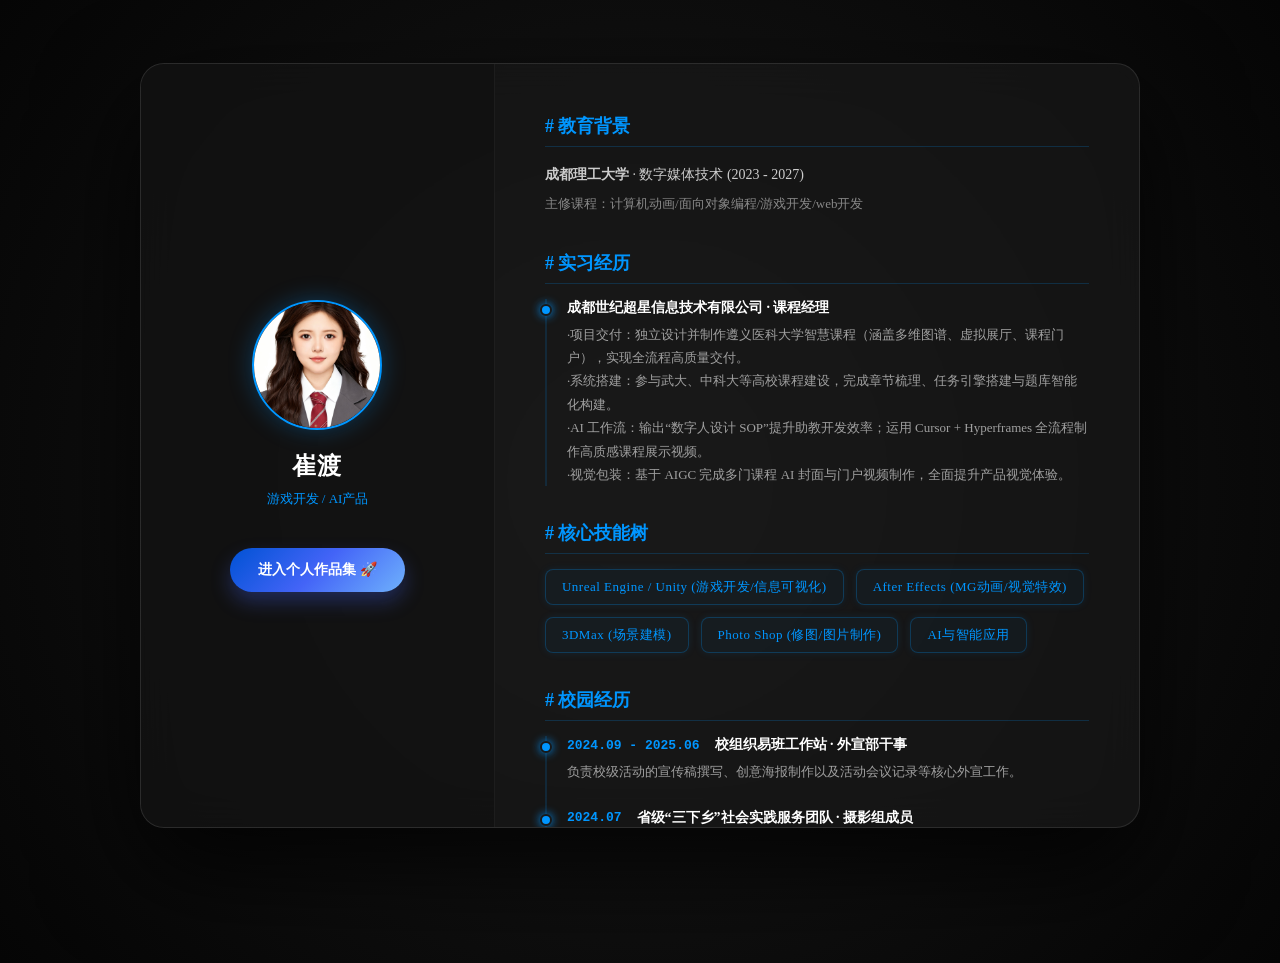
<file: index.html>
<!DOCTYPE html>
<html lang="zh-CN">
<head>
    <meta charset="UTF-8">
    <title>About Me - 个人主页</title>
    <link rel="stylesheet" href="css/style.css"> 
</head>
<body>
    <div class="about-container">
        <div class="profile-card">
            <div class="avatar-box">
                <img src="images/cd.png" alt="我的头像">
            </div>
            <h2>崔渡</h2>
            <p class="subtitle">游戏开发 / AI产品</p>
            
            <a href="portfolio.html" class="enter-btn">进入个人作品集 🚀</a>
        </div>

        <div class="info-content">
            <section class="info-section">
                <h3># 教育背景</h3>
                <p><strong>成都理工大学</strong> · 数字媒体技术 (2023 - 2027)</p>
                <p class="sub-text">主修课程：计算机动画/面向对象编程/游戏开发/web开发</p>
            </section>
			
		<section class="info-section">
		    <h3># 实习经历</h3>
		    <div class="timeline-wrapper">
		        <div class="timeline-item">
		            <div class="timeline-dot"></div>
		            <div class="timeline-header">
		                <span class="timeline-title">成都世纪超星信息技术有限公司 · 课程经理</span>
		            </div>
		            <p class="timeline-desc">·项目交付：独立设计并制作遵义医科大学智慧课程（涵盖多维图谱、虚拟展厅、课程门户），实现全流程高质量交付。<br>
					·系统搭建：参与武大、中科大等高校课程建设，完成章节梳理、任务引擎搭建与题库智能化构建。<br>
					·AI 工作流：输出“数字人设计 SOP”提升助教开发效率；运用 Cursor + Hyperframes 全流程制作高质感课程展示视频。<br>
					·视觉包装：基于 AIGC 完成多门课程 AI 封面与门户视频制作，全面提升产品视觉体验。
					</p>
		        </div>
		    </div>
		</section>	

            <section class="info-section">
                <h3># 核心技能树</h3>
                <div class="skills-tags">
                    <span>Unreal Engine / Unity (游戏开发/信息可视化)</span>
                    <span>After Effects (MG动画/视觉特效)</span>
                    <span>3DMax (场景建模)</span>
                    <span>Photo Shop (修图/图片制作)</span>
					<span>AI与智能应用</span>
                </div>
            </section>
			
			<section class="info-section">
			    <h3># 校园经历</h3>
			    <div class="timeline-wrapper">
			        <div class="timeline-item">
			            <div class="timeline-dot"></div>
			            <div class="timeline-header">
			                <span class="timeline-time">2024.09 - 2025.06</span>
			                <span class="timeline-title">校组织易班工作站 · 外宣部干事</span>
			            </div>
			            <p class="timeline-desc">负责校级活动的宣传稿撰写、创意海报制作以及活动会议记录等核心外宣工作。</p>
			        </div>
			
			        <div class="timeline-item">
			            <div class="timeline-dot"></div>
			            <div class="timeline-header">
			                <span class="timeline-time">2024.07</span>
			                <span class="timeline-title">省级“三下乡”社会实践服务团队 · 摄影组成员</span>
			            </div>
			            <p class="timeline-desc">作为核心摄影师，独立负责团队活动全程的跟拍、纪录片素材采集与后期影像留存任务。</p>
			        </div>
			
			        <div class="timeline-item">
			            <div class="timeline-dot"></div>
			            <div class="timeline-header">
			                <span class="timeline-time">2023.09 - 2024.06</span>
			                <span class="timeline-title">青年志愿者协会 · 宣传部干事</span>
			            </div>
			            <p class="timeline-desc">主导协会日常宣传海报的视觉设计、推文文稿撰写、活动线下拍摄及多媒体记录工作。</p>
			        </div>
			    </div>
			</section>
			
            <section class="info-section">
                <h3># 联系方式</h3>
                <p>📧 电子邮箱：ducui376@gmail.com</p>
                <p>📱 手机号码：187-8041-0949</p>
                <p>📍 所在城市：成都</p>
            </section>
        </div>
    </div>
</body>
</html>
</file>
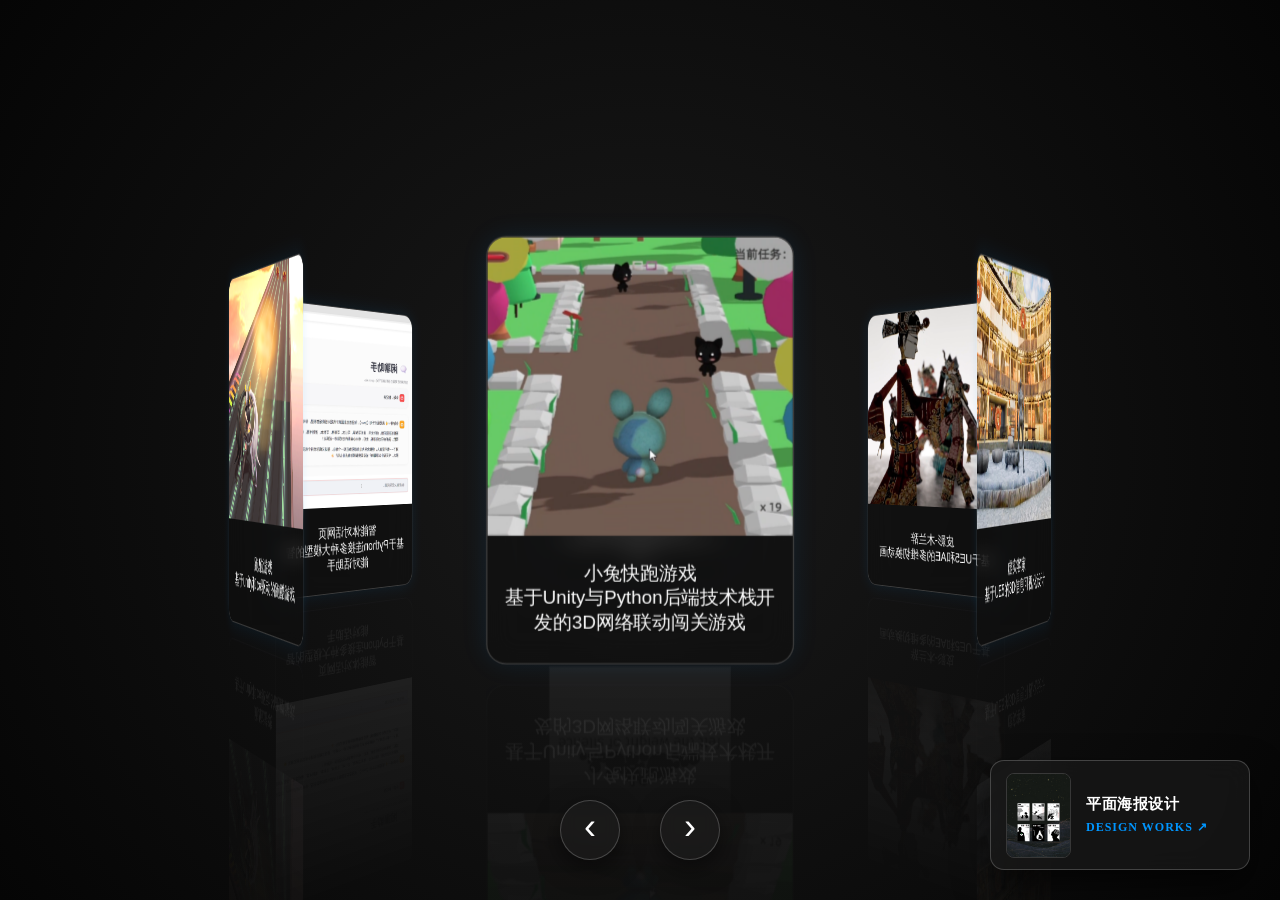
<file: portfolio.html>
<!DOCTYPE html>
<html>
<head>
    <meta charset="utf-8">
    <title>cd_collection of works</title>
    <link rel="stylesheet" href="css/style.css">
</head>
<body>
	<div class="carousel-nav">
	    <button id="prev-btn" class="nav-arrow">‹</button>
	    <button id="next-btn" class="nav-arrow">›</button>
	</div>

    <div class="stage">
        <div class="container">
            <div class="card" style="--i:0;">
				<img src="images/05.png">
				<div class="content">小兔快跑游戏<br>基于Unity与Python后端技术栈开发的3D网络联动闯关游戏</div>
            </div>
            <div class="card" style="--i:1;">
				<img src="images/00.PNG">
				<div class="content">虚实客家<br>基于UE5的3D信息可视化设计</div>
            </div>
            <div class="card" style="--i:2;">
				<img src="images/01.png">
				<div class="content">皮影-木兰辞<br>基于UE5和AE的多维切换动画</div>
            </div>
            <div class="card" style="--i:3;">
				<img src="images/03.png">
                <div class="content">underdogs点线动画<br>基于AE的苹果风-励志主题临摹动画</div>
				
            </div>
            <div class="card" style="--i:4;">
				<img src="images/04.png">
                <div class="content">智能体对话网页<br>基于Python连接多种大模型的智能对话助手</div>
            </div>
            <div class="card" style="--i:5;">
				<img src="images/02.png">
				<div class="content">跑酷游戏<br>基于unity和c#驱动的跑酷游戏</div>
            </div>
        </div>
    </div>

    <div id="corner-poster-card" class="corner-card">
        <img src="images/06.png" alt="平面设计封面">
        <div class="corner-card-info">
            <span>平面海报设计</span>
            <p>DESIGN WORKS ↗</p>
        </div>
    </div>

    <div id="portfolio-modal" class="modal">
        <span class="close-btn">&times;</span>
        
        <div class="modal-wrapper">
            <div class="modal-left">
                <video id="detail-video" loop muted playsinline controls></video>
            </div>
            
            <div class="modal-right">
                <h2 id="detail-title">作品标题</h2>
                <div class="project-tags"></div>
                <div class="detail-text"></div>
            </div>
        </div>
    </div>
	
    <div id="pdf-modal" class="modal" style="z-index: 10000;">
        <span class="close-pdf-btn" style="position: absolute; top: 20px; right: 30px; font-size: 40px; color: #fff; cursor: pointer;">&times;</span>
        <div style="width: 80%; height: 90vh; background: #fff; border-radius: 12px; overflow: hidden; box-shadow: 0 20px 50px rgba(0,0,0,0.5);">
            <iframe id="pdf-viewer" src="" width="100%" height="100%" style="border: none;"></iframe>
        </div>
    </div>

    <script src="js/script.js"></script>
</body>
</html>
</file>
<file: css/style.css>
* {
    margin: 0;
    padding: 0;
    box-sizing: border-box;
}

body {
    background: radial-gradient(circle at center, #1a1a1a 0%, #050505 100%); /* 渐变舞台背景 */
    overflow: hidden;
    height: 100vh;
}

.stage {
    height: 100vh;
    display: flex;
    justify-content: center;
    align-items: center;
    perspective: 1500px; /* 3D 景深 */
}

.container {
    position: relative;
    width: 230px;
    height: 320px;
    transform-style: preserve-3d;
    transition: transform 1s cubic-bezier(0.2, 0.8, 0.2, 1);
}

/* 🃏 3D 立牌卡片样式 */
.card {
    position: absolute;
    width: 100%;
    height: 100%;
    background: rgba(255, 255, 255, 0.03);
    border: 1px solid rgba(255, 255, 255, 0.15);
    border-radius: 15px;
    color: white;
    font-family: sans-serif;
    transform: rotateY(calc(var(--i) * 60deg)) translateZ(380px); /* 6张卡片围成圈 */
    backdrop-filter: blur(10px);
    box-shadow: 0 0 20px rgba(0, 150, 255, 0.1);
    cursor: pointer;
    transition: 0.4s ease;
    overflow: hidden;
    display: flex;
    flex-direction: column;
    -webkit-box-reflect: below 15px linear-gradient(transparent, rgba(255,255,255,0.08)); /* 独立倒影 */
}

.card:hover {
    box-shadow: 0 0 30px rgba(0, 150, 255, 0.4);
    border: 1px solid rgba(0, 150, 255, 0.6);
    transform: rotateY(calc(var(--i) * 60deg)) translateZ(410px); /* 悬停向前探出 */
}

/* 卡片内图片 */
.card img {
    width: 100%;
    height: 70%;
    object-fit: cover;
}

/* 卡片内文字概括 */
.card .content {
    padding: 12px;
    font-size: 14px;
    text-align: center;
    background: rgba(0,0,0,0.4);
    flex-grow: 1;
    display: flex;
    align-items: center;
    justify-content: center;
}

/* 🌌 全屏遮罩层（关键定位：确保浮动在最上层） */
.modal {
    display: none; 
    position: fixed; /* 必须是固定定位 */
    top: 0; left: 0;
    width: 100vw; height: 100vh;
    background: rgba(0, 0, 0, 0.75); 
    backdrop-filter: blur(15px); /* 毛玻璃模糊底层 */
    z-index: 9999; /* 保证在最前方 */
    justify-content: center;
    align-items: center;
}

/* 📦 左右双栏主体 */
.modal-wrapper {
    display: flex;
    width: 85%;
    height: 80%;
    background: rgba(25, 25, 25, 0.85);
    border: 1px solid rgba(255, 255, 255, 0.1);
    border-radius: 20px;
    overflow: hidden;
    box-shadow: 0 30px 60px rgba(0, 0, 0, 0.8);
}

/* 🎬 左侧视频 */
.modal-left {
    flex: 6;
    background: #000;
    display: flex;
    align-items: center;
    justify-content: center;
}
.modal-left video {
    width: 100%;
    height: 100%;
    object-fit: contain; /* 确保交互视频不被裁剪变形 */
}

/* 📝 右侧图文（独立滚动） */
.modal-right {
    flex: 4;
    padding: 40px;
    background: rgba(15, 15, 15, 0.5);
    overflow-y: auto; /* 允许右侧超长时上下滚动 */
    color: #e0e0e0;
    font-family: sans-serif;
}

.modal-right h2 {
    font-size: 24px;
    margin-bottom: 15px;
    color: #fff;
}

/* 🏷️ 标签样式 */
.project-tags {
    margin-bottom: 25px;
}
.project-tags span {
    display: inline-block;
    background: rgba(0, 150, 255, 0.15);
    color: #0096ff;
    border: 1px solid rgba(0, 150, 255, 0.3);
    padding: 4px 10px;
    border-radius: 5px;
    font-size: 12px;
    margin-right: 8px;
}

/* 详情内文 */
.detail-text h3 {
    font-size: 16px;
    color: #0096ff;
    margin: 20px 0 10px 0;
}
.detail-text p {
    font-size: 14px;
    line-height: 1.6;
    color: #b0b0b0;
}

/* ❌ 关闭按钮 */
.close-btn {
    position: absolute;
    top: 30px; right: 40px;
    font-size: 40px;
    color: rgba(255, 255, 255, 0.5);
    cursor: pointer;
    transition: 0.3s;
}
.close-btn:hover {
    color: #fff;
}

/* ========================================== */
/* 🪪 个人信息页 (index.html) 专属样式 */
/* ========================================== */

/* 主大容器左右分栏 */
.about-container {
    display: flex;
    max-width: 1000px;
    width: 90%;
    height: 85vh;
    margin: 7vh auto;
    background: rgba(25, 25, 25, 0.65);
    border: 1px solid rgba(255, 255, 255, 0.1);
    border-radius: 24px;
    backdrop-filter: blur(20px);
    overflow: hidden;
    box-shadow: 0 40px 100px rgba(0,0,0,0.8);
}

/* 左侧名片挂件 */
.profile-card {
    flex: 3.5;
    background: rgba(15, 15, 15, 0.5);
    border-right: 1px solid rgba(255, 255, 255, 0.05);
    display: flex;
    flex-direction: column;
    align-items: center;
    justify-content: center;
    padding: 30px;
    color: #fff;
}

/* 头像框 */
.avatar-box {
    width: 130px;
    height: 130px;
    border-radius: 50%;
    border: 2px solid #0096ff;
    overflow: hidden;
    box-shadow: 0 0 25px rgba(0, 150, 255, 0.3);
    margin-bottom: 20px;
}
.avatar-box img {
    width: 100%;
    height: 100%;
    object-fit: cover;
}

.profile-card h2 { font-size: 24px; margin-bottom: 8px; letter-spacing: 1px; }
.profile-card .subtitle { font-size: 13px; color: #0096ff; margin-bottom: 40px; }

/* 🚀 炫酷的进入作品集按钮 */
.enter-btn {
    display: inline-block;
    padding: 13px 28px;
    background: linear-gradient(135deg, #0052d4, #4364f7, #6fb1fc);
    color: white;
    text-decoration: none;
    border-radius: 30px;
    font-size: 14px;
    font-weight: bold;
    box-shadow: 0 10px 20px rgba(67, 100, 247, 0.3);
    transition: 0.3s ease;
}
.enter-btn:hover {
    transform: translateY(-3px) scale(1.05);
    box-shadow: 0 15px 30px rgba(0, 150, 255, 0.5);
}

/* 右侧内容滚动区 */
.info-content {
    flex: 6.5;
    padding: 50px;
    overflow-y: auto;
    color: #e0e0e0;
}
.info-section {
    margin-bottom: 35px;
}
.info-section h3 {
    font-size: 18px;
    color: #0096ff;
    margin-bottom: 15px;
    border-bottom: 1px solid rgba(0, 150, 255, 0.2);
    padding-bottom: 8px;
}
.info-section p { font-size: 14px; line-height: 1.8; color: #cccccc; }
.info-section .sub-text { font-size: 13px; color: #888; margin-top: 5px; }

/* 技能标签组 */
/* ========================================== */
/* ✨ 升级版：高科技荧光发光技能标签 */
/* ========================================== */

/* 标签包裹外壳 */
.skills-tags { 
    display: flex; 
    flex-wrap: wrap; 
    gap: 12px;       /* 稍微拉开一点间距，让发光不重叠 */
    margin-top: 15px; 
}

/* 每一个独立的技能标签 Box */
.skills-tags span {
    background: rgba(0, 150, 255, 0.04); /* 极度透明的科技蓝底色 */
    border: 1px solid rgba(0, 150, 255, 0.25); /* 淡淡的蓝色发光边框 */
    padding: 8px 16px;
    border-radius: 8px;
    font-size: 13px;
    color: #0096ff; /* 文字直接使用高亮蓝色 */
    font-weight: 500;
    letter-spacing: 0.5px;
    
    /* 核心：加入淡淡的初始发光阴影 */
    box-shadow: 0 0 8px rgba(0, 150, 255, 0.1);
    
    /* 动画过渡：让鼠标放上去的变化非常丝滑 */
    transition: all 0.3s cubic-bezier(0.2, 0.8, 0.2, 1);
    cursor: default;
}

/* 🖱️ 鼠标悬停（Hover）时的炫酷激活动画 */
.skills-tags span:hover {
    color: #ffffff; /* 文字变成纯白，高亮突显 */
    background: rgba(0, 150, 255, 0.15); /* 蓝色背景变深 */
    border-color: #0096ff; /* 边框完全点亮 */
    
    /* 荧光扩散：像霓虹灯一样向外喷射蓝色光芒 */
    box-shadow: 0 0 15px rgba(0, 150, 255, 0.6), 
                inset 0 0 8px rgba(0, 150, 255, 0.3); 
                
    transform: translateY(-2px); /* 微微向上悬浮 2 像素，增加物理交互感 */
}


/* ========================================== */
/* ⏳ 校园经历时间线专属样式 */
/* ========================================== */

.timeline-wrapper {
    position: relative;
    padding-left: 20px;
    margin-top: 15px;
    /* 绘制左侧的垂直时间线 */
    border-left: 2px solid rgba(0, 150, 255, 0.15); 
}

.timeline-item {
    position: relative;
    margin-bottom: 25px;
}
/* 最后一个经历不需要留太多底部间距 */
.timeline-item:last-child {
    margin-bottom: 5px;
}

/* 时间线上的蓝色小圆点 */
.timeline-dot {
    position: absolute;
    left: -27px; /* 恰好压在左侧的边框线上 */
    top: 5px;
    width: 12px;
    height: 12px;
    background: #0096ff;
    border: 2px solid #191919; /* 用背景色做个描边，产生断开感 */
    border-radius: 50%;
    box-shadow: 0 0 10px #0096ff; /* 荧光发光效果 */
}

/* 经历的标题头部（时间和职务） */
.timeline-header {
    display: flex;
    align-items: center;
    gap: 15px;
    margin-bottom: 6px;
}

.timeline-time {
    font-size: 13px;
    color: #0096ff; /* 蓝色强调时间 */
    font-weight: bold;
    font-family: monospace;
}

.timeline-title {
    font-size: 14px;
    color: #ffffff;
    font-weight: 600;
}

/* 具体工作职责描述 */
.timeline-desc {
    font-size: 13px !important;
    line-height: 1.6;
    color: #a0a0a0 !important;
}

/* ========================================== */
/* 📄 右侧详情内嵌 PDF 触发卡片样式 */
/* ========================================== */
.pdf-trigger-card {
    display: flex;
    align-items: center;
    background: rgba(0, 150, 255, 0.05);
    border: 1px solid rgba(0, 150, 255, 0.2);
    border-radius: 12px;
    padding: 15px 20px;
    margin: 18px 0;
    cursor: pointer;
    transition: all 0.3s ease;
    box-shadow: 0 5px 15px rgba(0,0,0,0.2);
}

/* 卡片内的图标 */
.pdf-trigger-card .pdf-icon {
    font-size: 30px;
    margin-right: 15px;
    filter: drop-shadow(0 0 5px rgba(0, 150, 255, 0.6));
}

/* 卡片内部文字说明 */
.pdf-trigger-card .pdf-info {
    flex-grow: 1;
}
.pdf-trigger-card .pdf-info h4 {
    font-size: 14px;
    color: #ffffff;
    margin-bottom: 4px;
    font-weight: 600;
}
.pdf-trigger-card .pdf-info p {
    font-size: 12px !important;
    color: #888888 !important;
    margin: 0 !important;
}

/* 右侧的箭头 */
.pdf-trigger-card .pdf-arrow {
    font-size: 18px;
    color: #0096ff;
    transition: transform 0.3s ease;
}

/* 🖱️ 鼠标悬停卡片时的通电发光效果 */
.pdf-trigger-card:hover {
    background: rgba(0, 150, 255, 0.12);
    border-color: #0096ff;
    box-shadow: 0 0 20px rgba(0, 150, 255, 0.4);
    transform: translateY(-2px);
}

/* 悬停时箭头往右上角指 */
.pdf-trigger-card:hover .pdf-arrow {
    transform: translate(3px, -3px);
    color: #fff;
}
/* ========================================== */
/* 🖼️ 第 7 张卡片专享：两排并列海报格子样式 */
/* ========================================== */

/* 1. 网格容器：实现两排并列（每排3个，自动适配） */
.poster-grid {
    display: grid;
    grid-template-columns: repeat(3, 1fr); /* 完美的3列并列 */
    gap: 15px; /* 格子之间的间距 */
    margin: 20px 0;
    width: 100%;
}

/* 2. 单个海报卡片外壳 */
.poster-item {
    position: relative;
    border-radius: 10px;
    overflow: hidden;
    aspect-ratio: 3 / 4; /* 锁定标准的竖版海报比例 */
    background: #14171c;
    border: 1px solid rgba(255, 255, 255, 0.08);
    cursor: pointer;
    transition: all 0.4s cubic-bezier(0.165, 0.84, 0.44, 1); /* 丝滑过渡动效 */
    box-shadow: 0 4px 10px rgba(0, 0, 0, 0.3);
}

/* 海报图片自身样式 */
.poster-item img {
    width: 100%;
    height: 100%;
    object-fit: cover; /* 保证图片不变形地铺满格子 */
    transition: transform 0.4s ease;
}

/* 3. 🖱️ 核心交互：光标停留（Hover）时的“通电发光+微微浮起”效果 */
.poster-item:hover {
    transform: translateY(-6px); /* 向上轻轻浮起 6 像素 */
    border-color: #0096ff; /* 边框变成标志性的科技蓝 */
    /* 核心：外层炫酷的蓝色荧光霓虹效果 */
    box-shadow: 0 0 25px rgba(0, 150, 255, 0.5), 
                0 10px 20px rgba(0, 0, 0, 0.5);
}

/* 悬停时图片微微放大，增加空间感 */
.poster-item:hover img {
    transform: scale(1.05);
}

/* 4. 遮罩层：悬停时从底部浮现海报标题文字 */
.poster-mask {
    position: absolute;
    top: 0;
    left: 0;
    width: 100%;
    height: 100%;
    background: linear-gradient(transparent 40%, rgba(0, 0, 0, 0.85));
    display: flex;
    align-items: flex-end;
    padding: 12px;
    box-sizing: border-box;
    opacity: 0; /* 默认隐藏 */
    transition: opacity 0.3s ease;
}

.poster-mask span {
    color: #ffffff;
    font-size: 13px;
    font-weight: 500;
    letter-spacing: 0.5px;
    transform: translateY(10px);
    transition: transform 0.3s ease;
}

/* 悬停时字和遮罩显现出来 */
.poster-item:hover .poster-mask {
    opacity: 1;
}
.poster-item:hover .poster-mask span {
    transform: translateY(0);
}
/* ========================================== */
/* 🌌 纯净全屏海报大厅专用样式（直接加在底部） */
/* ========================================== */

.pure-poster-container {
    width: 100%;
    max-width: 1100px;
    margin: 0 auto;
    padding: 30px 10px;
    box-sizing: border-box;
    text-align: center;
}

.poster-main-title {
    font-size: 28px;
    color: #ffffff;
    margin-bottom: 8px;
    font-weight: 600;
    letter-spacing: 1px;
}

.poster-main-sub {
    font-size: 14px;
    color: #0096ff;
    margin-bottom: 35px;
    opacity: 0.8;
}

.pure-poster-container .poster-grid {
    display: grid;
    grid-template-columns: repeat(3, 1fr);
    gap: 25px; 
    padding: 10px;
}

.pure-poster-container .poster-item {
    position: relative;
    border-radius: 10px;
    overflow: hidden;
    aspect-ratio: 3 / 4; 
    background: rgba(255, 255, 255, 0.02);
    border: 1px solid rgba(255, 255, 255, 0.05);
    box-shadow: 0 15px 35px rgba(0, 0, 0, 0.6);
    cursor: pointer;
    transition: all 0.4s cubic-bezier(0.165, 0.84, 0.44, 1);
}

.pure-poster-container .poster-item img {
    width: 100%;
    height: 100%;
    object-fit: cover;
    transition: transform 0.4s ease;
}

/* 🖱️ 悬停发光 */
.pure-poster-container .poster-item:hover {
    transform: translateY(-6px);
    border-color: #0096ff;
    box-shadow: 0 0 25px rgba(0, 150, 255, 0.5), 
                0 10px 20px rgba(0, 0, 0, 0.5);
}

.pure-poster-container .poster-item:hover img {
    transform: scale(1.05);
}

.poster-mask {
    position: absolute;
    top: 0;
    left: 0;
    width: 100%;
    height: 100%;
    background: linear-gradient(transparent 40%, rgba(0, 0, 0, 0.85));
    display: flex;
    align-items: flex-end;
    padding: 12px;
    box-sizing: border-box;
    opacity: 0;
    transition: opacity 0.3s ease;
}

.poster-mask span {
    color: #ffffff;
    font-size: 13px;
    font-weight: 500;
    transform: translateY(10px);
    transition: transform 0.3s ease;
}

.pure-poster-container .poster-item:hover .poster-mask {
    opacity: 1;
}
.pure-poster-container .poster-item:hover .poster-mask span {
    transform: translateY(0);
}
/* ======================================================== */
/* ⚡ 精准拦截：进入海报模式时，打破旧布局，隐形视频和右侧文字标题 */
/* ======================================================== */

/* 1. 当处于海报模式时，把原本 Flex 左右分栏的容器变成正常的 block 块级，从而让海报全屏铺满 */
#portfolio-modal.poster-mode .modal-wrapper {
    display: block !important;
    background: rgba(15, 15, 15, 0.95) !important; /* 稍微加深一点背景，突出海报 */
    overflow-y: auto !important; /* 让整个大弹窗可以直接上下滚动 */
}

/* 2. 彻底隐形：隐藏左侧的视频容器、右侧原有的作品总标题、以及标签盒子 */
#portfolio-modal.poster-mode .modal-left,
#portfolio-modal.poster-mode #detail-title,
#portfolio-modal.poster-mode .project-tags {
    display: none !important;
}

/* 3. 解除限制：让原有的右侧图文区撑满 100% 宽度，不再受 flex 分栏的限制 */
#portfolio-modal.poster-mode .modal-right {
    width: 100% !important;
    height: auto !important;
    overflow-y: visible !important; /* 把小滚动条干掉，用大窗口滚动 */
    padding: 40px !important;
}

/* 4. 微调网格：确保在你的大容器里能完美展示两排并列 */
#portfolio-modal.poster-mode .poster-grid {
    display: grid !important;
    grid-template-columns: repeat(3, 1fr) !important;
    gap: 25px !important;
    margin: 30px 0 !important;
    width: 100% !important;
}
/* ========================================== */
/* 📌 右下角独立平面海报入口卡片样式（放大升级版） */
/* ========================================== */
.corner-card {
    position: fixed;
    bottom: 30px;
    right: 30px;
    width: 260px;  /* 📐 宽度从 200px 放大到 260px */
    height: 110px; /* 📐 高度从 90px 放大到 110px */
    background: rgba(25, 25, 25, 0.75); /* 稍微加深一点背景，更有质感 */
    border: 1px solid rgba(255, 255, 255, 0.2); /* 强化边框线 */
    border-radius: 14px; /* 弧度更圆润 */
    backdrop-filter: blur(12px);
    z-index: 999; 
    cursor: pointer;
    display: flex;
    align-items: center;
    padding: 12px 15px; /* 调整内边距 */
    gap: 15px; /* 图片和文字的间距拉开 */
    box-shadow: 0 15px 35px rgba(0, 0, 0, 0.6);
    transition: all 0.3s cubic-bezier(0.2, 0.8, 0.2, 1);
}

/* 小卡片左侧图片：同步放大 */
.corner-card img {
    width: 65px;  /* 📐 图片宽度从 50px 放大到 65px */
    height: 85px; /* 📐 图片高度从 70px 放大到 85px */
    object-fit: cover;
    border-radius: 8px;
    border: 1px solid rgba(255, 255, 255, 0.15);
    transition: transform 0.3s ease;
}

/* 小卡片右侧文字区域 */
.corner-card-info {
    display: flex;
    flex-direction: column;
    justify-content: center;
}

/* 主标题文字放大 */
.corner-card-info span {
    color: #ffffff;
    font-size: 15px; /* 🔤 字号从 13px 放大到 15px */
    font-weight: 600;
    margin-bottom: 6px;
    letter-spacing: 0.5px;
}

/* 副标题文字微调 */
.corner-card-info p {
    color: #0096ff;
    font-size: 12px; /* 🔤 字号从 11px 放大到 12px */
    font-weight: bold;
    letter-spacing: 1px;
}

/* 鼠标悬停 Hover 特效保持丝滑上浮与发光 */
.corner-card:hover {
    transform: translateY(-6px); /* 悬浮高度稍微增加 */
    border-color: #0096ff;
    box-shadow: 0 0 25px rgba(0, 150, 255, 0.5), 0 20px 40px rgba(0, 0, 0, 0.7);
}

.corner-card:hover img {
    transform: scale(1.04);
}
/* ========================================== */
/* 🧭 3D 圆环左右切换悬浮按钮 */
/* ========================================== */
.carousel-nav {
    position: fixed;
    bottom: 40px;
    left: 50%;
    transform: translateX(-50%); /* 居中定位 */
    display: flex;
    gap: 40px; /* 两个按钮之间的间距 */
    z-index: 98; /* 保证在卡片上方 */
}

.nav-arrow {
    width: 60px;
    height: 60px;
    border-radius: 50%;
    background: rgba(30, 30, 30, 0.6);
    border: 1px solid rgba(255, 255, 255, 0.2);
    color: white;
    font-size: 36px;
    font-family: sans-serif;
    cursor: pointer;
    display: flex;
    align-items: center;
    justify-content: center;
    backdrop-filter: blur(8px);
    box-shadow: 0 8px 25px rgba(0,0,0,0.5);
    transition: all 0.3s ease;
    user-select: none; /* 防止手机端长按变蓝 */
    line-height: 1;
    padding-bottom: 6px; /* 微调箭头的垂直居中 */
}

/* 🖱️ 鼠标悬停或手机点击时的发光高亮 */
.nav-arrow:hover, .nav-arrow:active {
    background: rgba(0, 150, 255, 0.2);
    border-color: #0096ff;
    box-shadow: 0 0 20px rgba(0, 150, 255, 0.4);
    transform: scale(1.1);
}

/* 🎯 当放大看海报或者看PDF弹窗时，自动隐藏切换箭头，防止穿帮 */
#portfolio-modal.poster-mode ~ .carousel-nav,
.modal[style*="display: flex"] ~ .carousel-nav {
    display: none !important;
}
</file>
